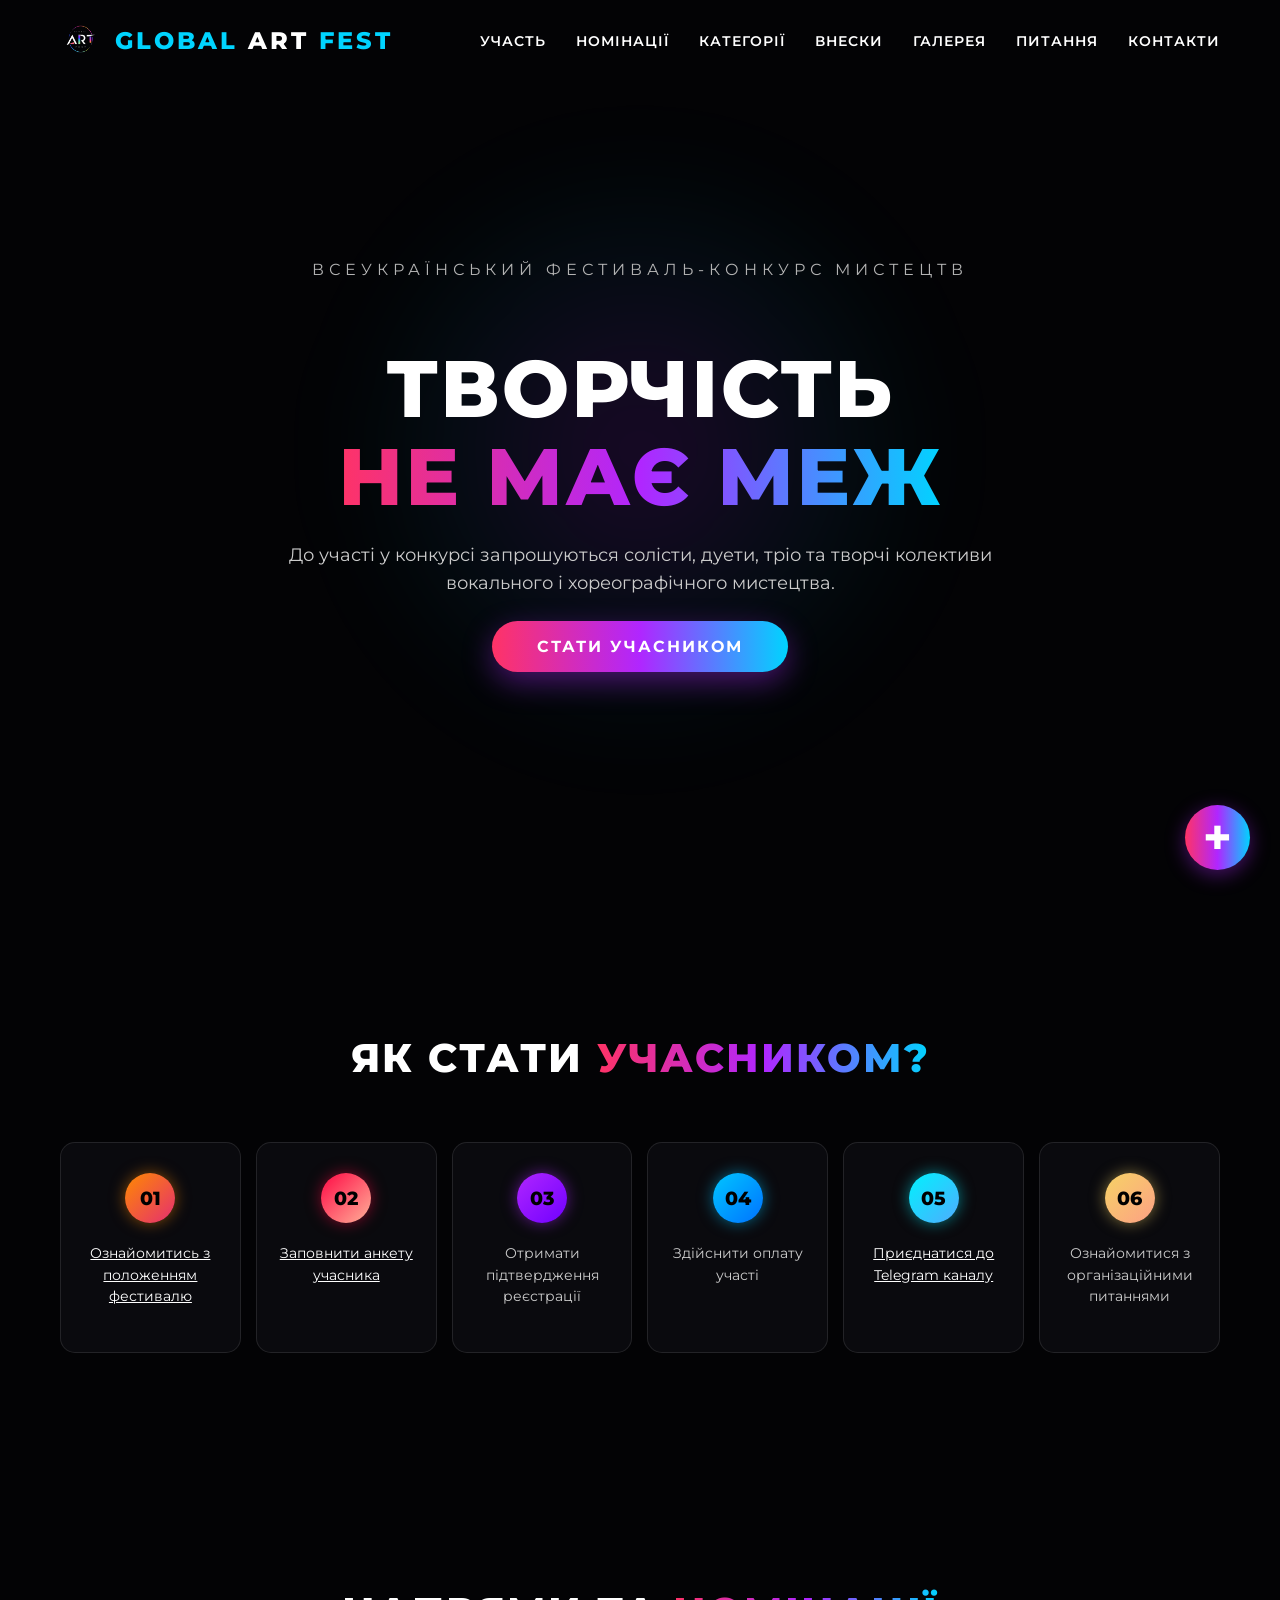
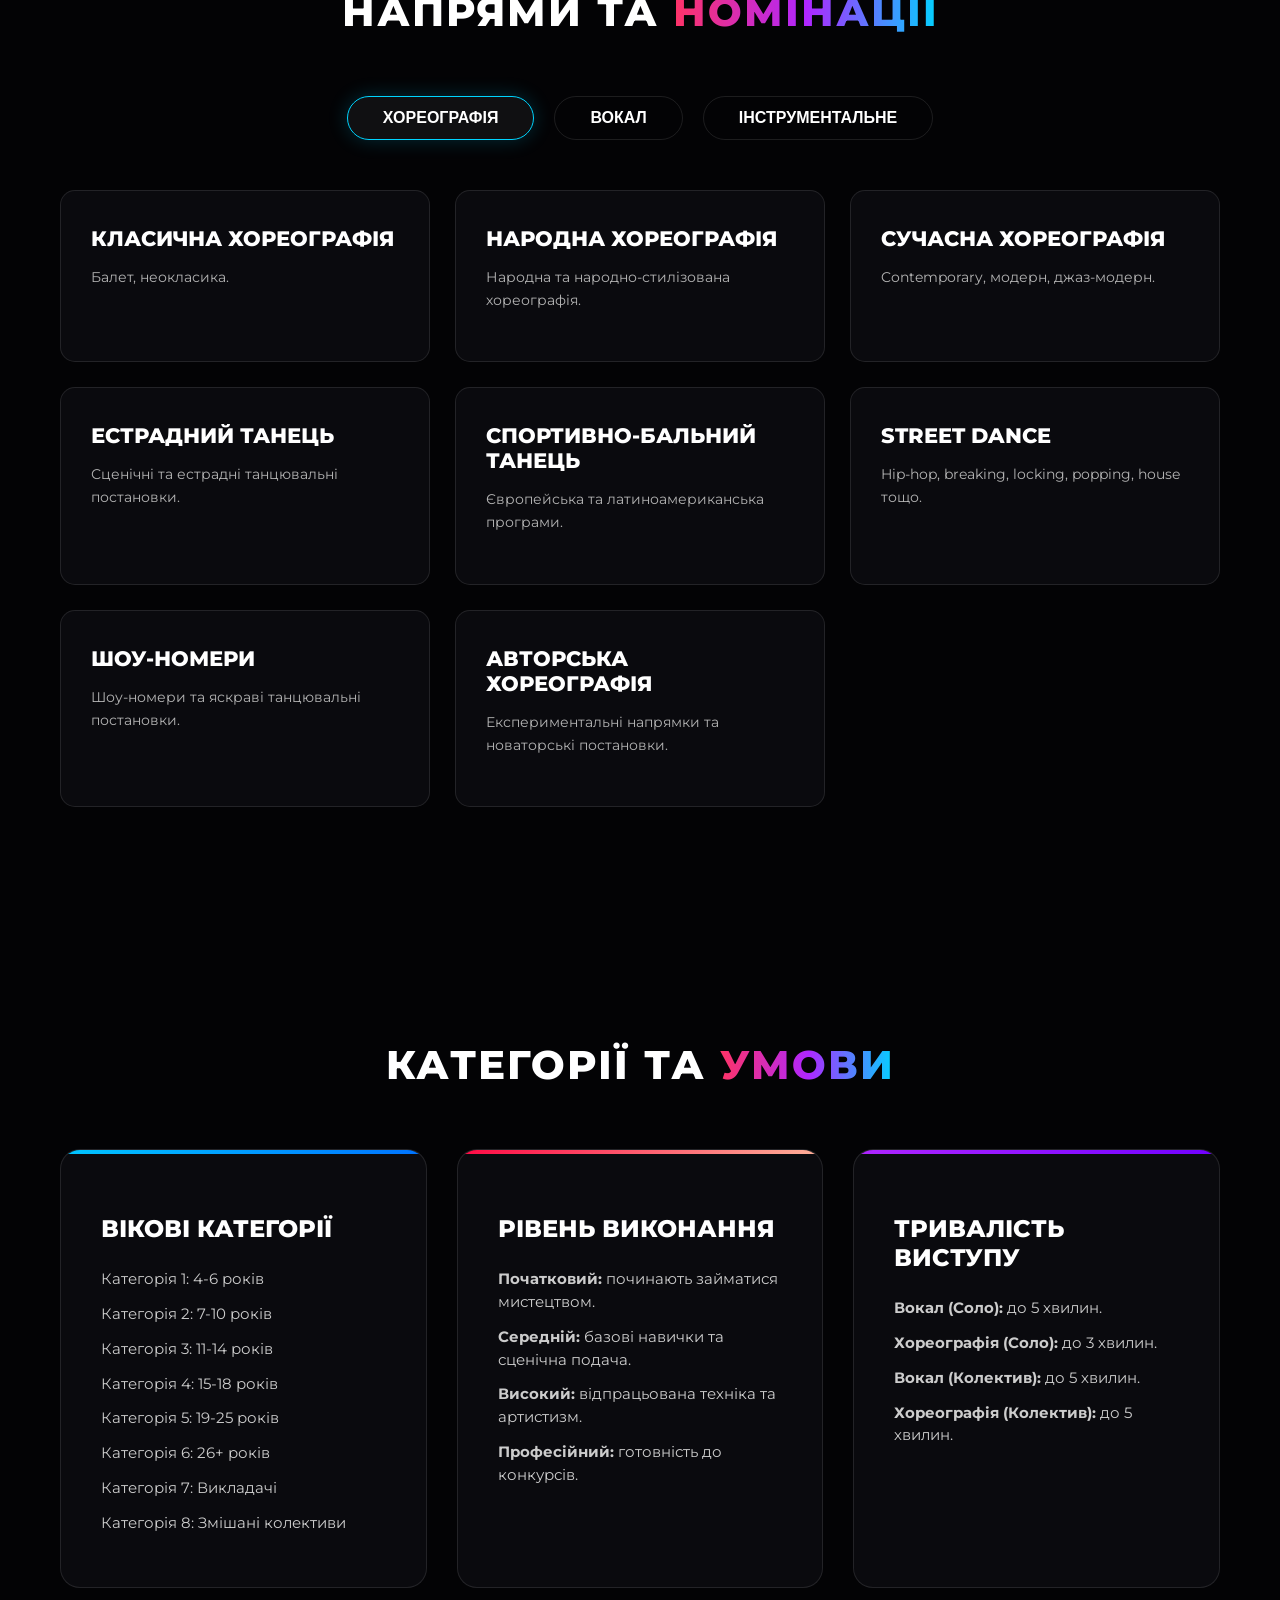
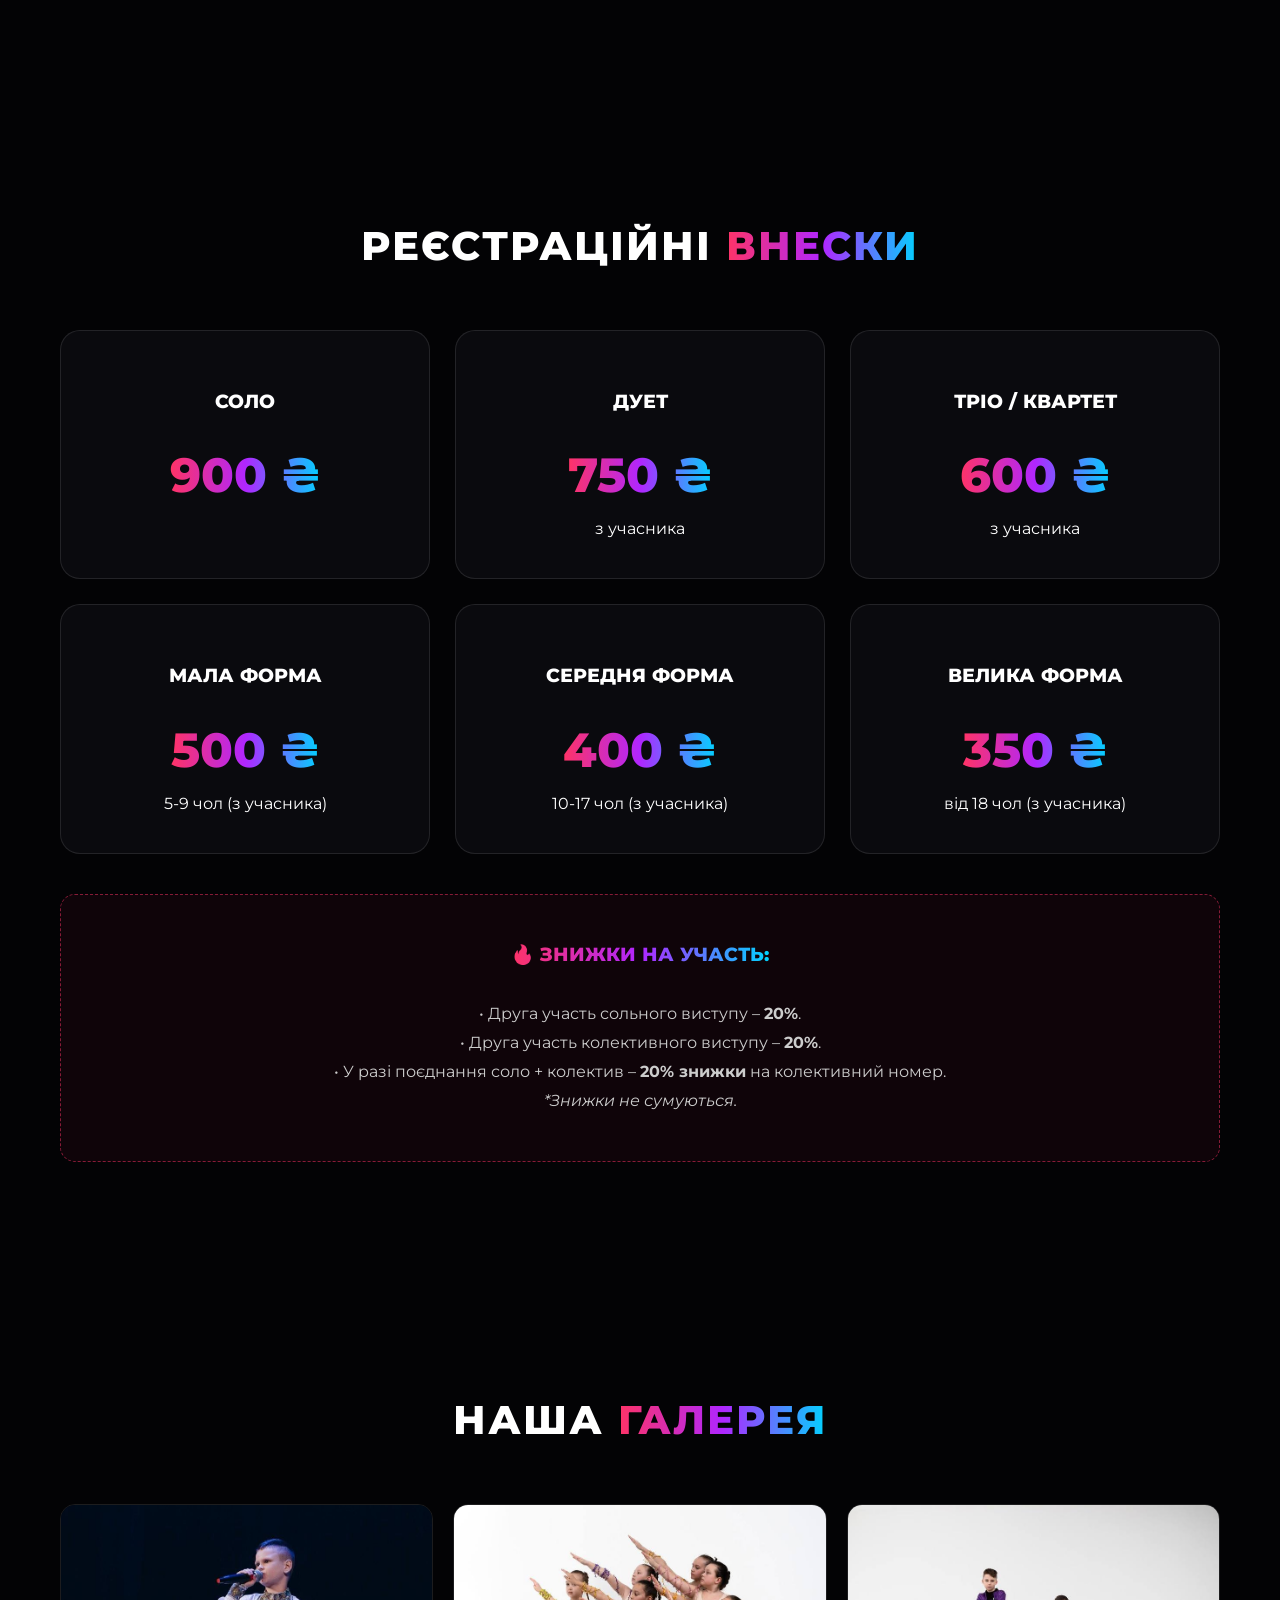
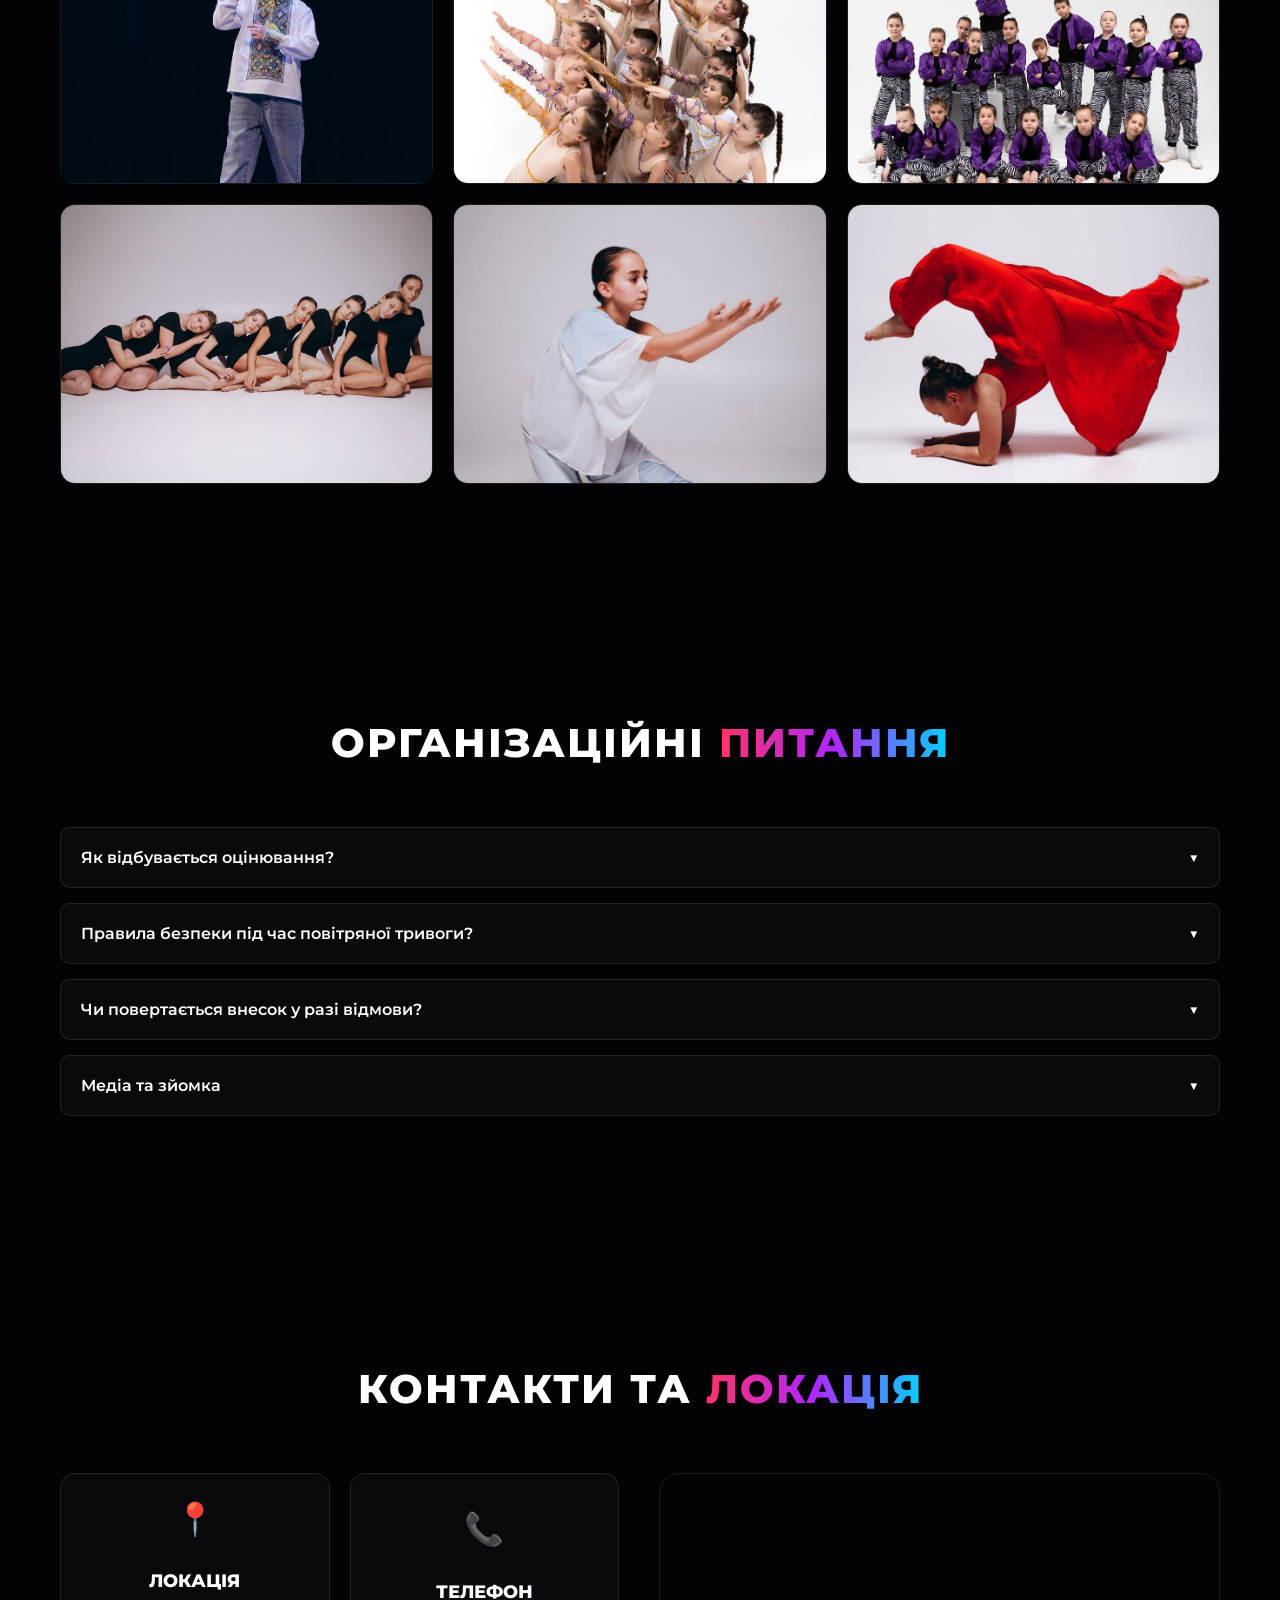
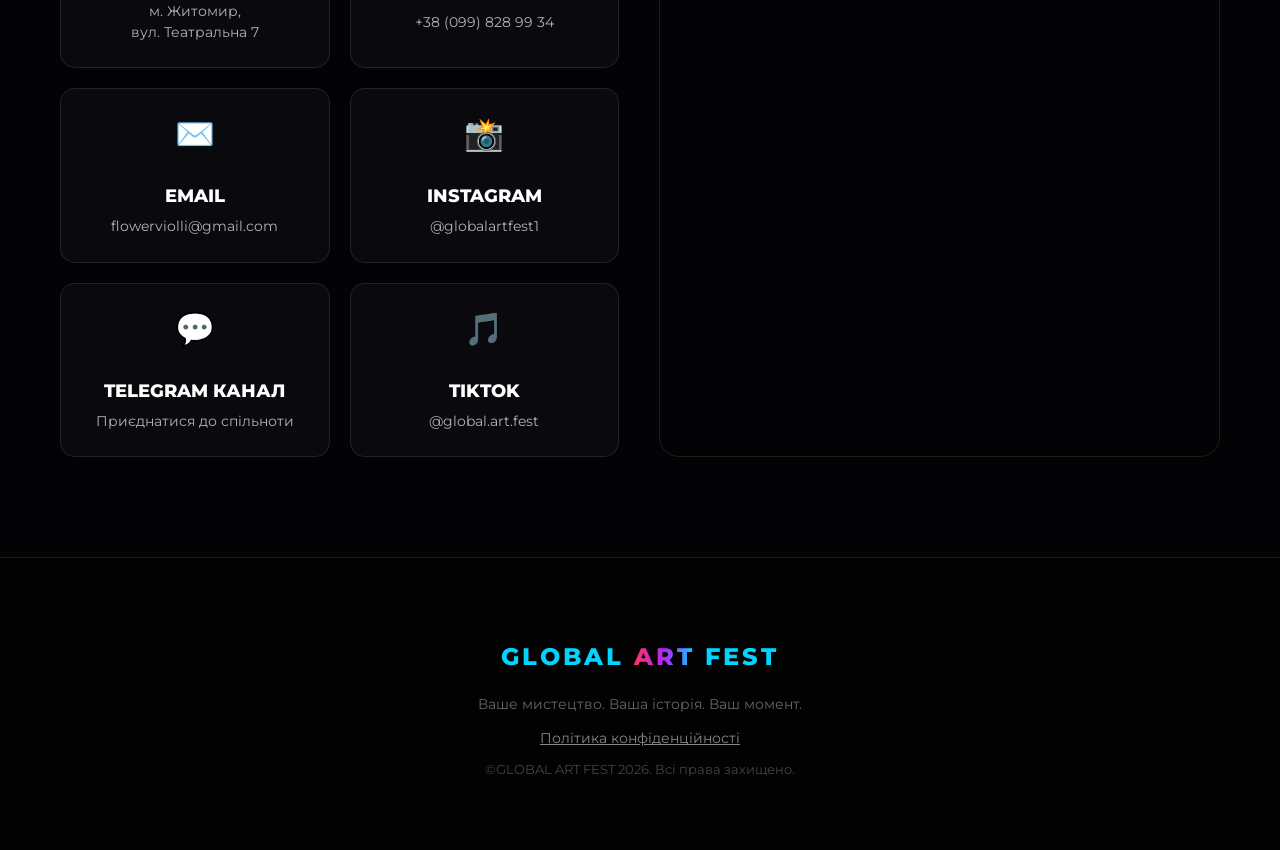
<file: index.html>
<!DOCTYPE html>
<html lang="uk">
<head>
    <meta charset="UTF-8">
    <meta name="viewport" content="width=device-width, initial-scale=1.0">
    <title>GLOBAL ART FEST | Всеукраїнський фестиваль мистецтв</title>
    
    <link rel="icon" type="image/png" href="img/logo.png">
    
    <link href="https://fonts.googleapis.com/css2?family=Montserrat:wght@300;400;600;700;800&display=swap" rel="stylesheet">
    <link rel="stylesheet" href="style.css">
</head>
<body>

    <header id="navbar">
        <div class="nav-container">
            <a href="#" class="logo">
                <img src="img/logo.png" alt="GLOBAL ART FEST" class="logo-img">
                <span class="logo-text">GLOBAL <span style="color: #fff;">ART</span> FEST</span>
            </a>
            
            <div class="hamburger" id="hamburger">
                <span></span>
                <span></span>
                <span></span>
            </div>

            <ul class="nav-links" id="nav-links">
                <li><a href="#steps">Участь</a></li>
                <li><a href="#nominations">Номінації</a></li>
                <li><a href="#info">Категорії</a></li>
                <li><a href="#prices">Внески</a></li>
                <li><a href="#gallery">Галерея</a></li>
                <li><a href="#faq">Питання</a></li>
                <li><a href="#contacts">Контакти</a></li>
            </ul>
        </div>
    </header>

    <section class="hero">
        <div class="hero-bg-glow"></div>
        <div class="hero-content">
            <p class="subtitle">ВСЕУКРАЇНСЬКИЙ ФЕСТИВАЛЬ-КОНКУРС МИСТЕЦТВ</p>
            <h1>ТВОРЧІСТЬ <br><span class="gradient-text">НЕ МАЄ МЕЖ</span></h1>
            <p class="desc">До участі у конкурсі запрошуються солісти, дуети, тріо та творчі колективи вокального і хореографічного мистецтва.</p>
            <a href="https://forms.gle/9SaH29wbLx4E182S9" target="_blank" rel="noopener noreferrer" class="btn">Стати учасником</a>
        </div>
    </section>

    <section class="section" id="steps">
        <h2 class="section-title hidden-anim">ЯК СТАТИ <span class="gradient-text">УЧАСНИКОМ?</span></h2>
        <div class="steps-grid">
            <a href="polozhennya.pdf" target="_blank" rel="noopener noreferrer" class="step-item glow-orange hidden-anim delay-1" style="text-decoration: none; cursor: pointer;">
                <div class="step-num gradient-orange">01</div>
                <p style="text-decoration: underline; color: #fff;">Ознайомитись з положенням фестивалю</p>
            </a>
            <a href="https://forms.gle/9SaH29wbLx4E182S9" target="_blank" rel="noopener noreferrer" class="step-item glow-pink hidden-anim delay-2" style="text-decoration: none; cursor: pointer;">
                <div class="step-num gradient-pink">02</div>
                <p style="text-decoration: underline; color: #fff;">Заповнити анкету учасника</p>
            </a>
            <div class="step-item glow-purple hidden-anim delay-3">
                <div class="step-num gradient-purple">03</div>
                <p>Отримати підтвердження реєстрації</p>
            </div>
            <div class="step-item glow-blue hidden-anim delay-4">
                <div class="step-num gradient-blue">04</div>
                <p>Здійснити оплату участі</p>
            </div>
            <a href="https://t.me/+inKXOKIUGAs4MWFi" target="_blank" rel="noopener noreferrer" class="step-item glow-green hidden-anim delay-5" style="text-decoration: none; cursor: pointer;">
                <div class="step-num gradient-green">05</div>
                <p style="text-decoration: underline; color: #fff;">Приєднатися до Telegram каналу</p>
            </a>
            <div class="step-item glow-yellow hidden-anim delay-6">
                <div class="step-num gradient-yellow">06</div>
                <p>Ознайомитися з організаційними питаннями</p>
            </div>
        </div>
    </section>

    <section class="section" id="nominations">
        <h2 class="section-title hidden-anim">Напрями та <span class="gradient-text">Номінації</span></h2>
        
        <div class="tabs hidden-anim">
            <button class="tab-btn active" onclick="openTab('choreo')">Хореографія</button>
            <button class="tab-btn" onclick="openTab('vocal')">Вокал</button>
            <button class="tab-btn" onclick="openTab('instrumental')">Інструментальне</button>
        </div>

        <div id="choreo" class="tab-content active">
            <div class="nomination-card border-glow hidden-anim delay-1">
                <h3>Класична хореографія</h3>
                <p>Балет, неокласика.</p>
            </div>
            <div class="nomination-card border-glow hidden-anim delay-2">
                <h3>Народна хореографія</h3>
                <p>Народна та народно-стилізована хореографія.</p>
            </div>
            <div class="nomination-card border-glow hidden-anim delay-3">
                <h3>Сучасна хореографія</h3>
                <p>Contemporary, модерн, джаз-модерн.</p>
            </div>
            <div class="nomination-card border-glow hidden-anim delay-4">
                <h3>Естрадний танець</h3>
                <p>Сценічні та естрадні танцювальні постановки.</p>
            </div>
            <div class="nomination-card border-glow hidden-anim delay-5">
                <h3>Спортивно-бальний танець</h3>
                <p>Європейська та латиноамериканська програми.</p>
            </div>
            <div class="nomination-card border-glow hidden-anim delay-6">
                <h3>Street dance</h3>
                <p>Hip-hop, breaking, locking, popping, house тощо.</p>
            </div>
            <div class="nomination-card border-glow hidden-anim delay-7">
                <h3>Шоу-номери</h3>
                <p>Шоу-номери та яскраві танцювальні постановки.</p>
            </div>
            <div class="nomination-card border-glow hidden-anim delay-8">
                <h3>Авторська хореографія</h3>
                <p>Експериментальні напрямки та новаторські постановки.</p>
            </div>
        </div>

        <div id="vocal" class="tab-content">
            <div class="nomination-card border-glow hidden-anim delay-1">
                <h3>Академічний вокал</h3>
                <p>Класичне академічне виконання.</p>
            </div>
            <div class="nomination-card border-glow hidden-anim delay-2">
                <h3>Естрадний вокал</h3>
                <p>Сучасне популярне виконання.</p>
            </div>
            <div class="nomination-card border-glow hidden-anim delay-3">
                <h3>Народний вокал</h3>
                <p>У тому числі автентичний та стилізований спів.</p>
            </div>
            <div class="nomination-card border-glow hidden-anim delay-4">
                <h3>Джазовий вокал</h3>
                <p>Виконання у стилі джаз та блюз.</p>
            </div>
            <div class="nomination-card border-glow hidden-anim delay-5">
                <h3>Рок / Поп-рок вокал</h3>
                <p>Експресивне виконання рок-композицій.</p>
            </div>
            <div class="nomination-card border-glow hidden-anim delay-6">
                <h3>Сучасний комерційний</h3>
                <p>Сучасний комерційний вокал (Commercial vocal).</p>
            </div>
            <div class="nomination-card border-glow hidden-anim delay-7">
                <h3>Авторська пісня</h3>
                <p>Виконання власних авторських творів.</p>
            </div>
            <div class="nomination-card border-glow hidden-anim delay-8">
                <h3>Реп та Spoken word</h3>
                <p>За наявності вокальної складової.</p>
            </div>
        </div>

        <div id="instrumental" class="tab-content">
            <div class="nomination-card border-glow hidden-anim delay-1">
                <h3>Класичне виконання</h3>
                <p>Академічна інструментальна музика.</p>
            </div>
            <div class="nomination-card border-glow hidden-anim delay-2">
                <h3>Естрадне мистецтво</h3>
                <p>Естрадне інструментальне виконання.</p>
            </div>
            <div class="nomination-card border-glow hidden-anim delay-3">
                <h3>Джазове виконання</h3>
                <p>Джазові композиції та імпровізації.</p>
            </div>
            <div class="nomination-card border-glow hidden-anim delay-4">
                <h3>Народний жанр</h3>
                <p>Народно-інструментальний жанр.</p>
            </div>
            <div class="nomination-card border-glow hidden-anim delay-5">
                <h3>Сучасна музика</h3>
                <p>Pop, rock, cover, fusion виконання.</p>
            </div>
            <div class="nomination-card border-glow hidden-anim delay-6">
                <h3>Авторські твори</h3>
                <p>Виконання власних інструментальних творів.</p>
            </div>
        </div>
    </section>

    <section class="section" id="info">
        <h2 class="section-title hidden-anim">Категорії та <span class="gradient-text">Умови</span></h2>
        <div class="info-grid">
            <div class="info-card glow-blue hidden-anim delay-1">
                <h3>Вікові категорії</h3>
                <ul class="info-list">
                    <li>Категорія 1: 4-6 років</li>
                    <li>Категорія 2: 7-10 років</li>
                    <li>Категорія 3: 11-14 років</li>
                    <li>Категорія 4: 15-18 років</li>
                    <li>Категорія 5: 19-25 років</li>
                    <li>Категорія 6: 26+ років</li>
                    <li>Категорія 7: Викладачі</li>
                    <li>Категорія 8: Змішані колективи</li>
                </ul>
            </div>
            <div class="info-card glow-pink hidden-anim delay-2">
                <h3>Рівень виконання</h3>
                <ul class="info-list">
                    <li><strong>Початковий:</strong> починають займатися мистецтвом.</li>
                    <li><strong>Середній:</strong> базові навички та сценічна подача.</li>
                    <li><strong>Високий:</strong> відпрацьована техніка та артистизм.</li>
                    <li><strong>Професійний:</strong> готовність до конкурсів.</li>
                </ul>
            </div>
            <div class="info-card glow-purple hidden-anim delay-3">
                <h3>Тривалість виступу</h3>
                <ul class="info-list">
                    <li><strong>Вокал (Соло):</strong> до 5 хвилин.</li>
                    <li><strong>Хореографія (Соло):</strong> до 3 хвилин.</li>
                    <li><strong>Вокал (Колектив):</strong> до 5 хвилин.</li>
                    <li><strong>Хореографія (Колектив):</strong> до 5 хвилин.</li>
                </ul>
            </div>
        </div>
    </section>

    <section class="section" id="prices">
        <h2 class="section-title hidden-anim">Реєстраційні <span class="gradient-text">Внески</span></h2>
        <div class="prices-grid">
            <div class="price-card glow-box hidden-anim delay-1">
                <h3>Соло</h3>
                <div class="price-amount gradient-text">900 ₴</div>
            </div>
            <div class="price-card glow-box hidden-anim delay-2">
                <h3>Дует</h3>
                <div class="price-amount gradient-text">750 ₴</div>
                <div class="price-desc">з учасника</div>
            </div>
            <div class="price-card glow-box hidden-anim delay-3">
                <h3>Тріо / Квартет</h3>
                <div class="price-amount gradient-text">600 ₴</div>
                <div class="price-desc">з учасника</div>
            </div>
            <div class="price-card glow-box hidden-anim delay-4">
                <h3>Мала форма</h3>
                <div class="price-amount gradient-text">500 ₴</div>
                <div class="price-desc">5-9 чол (з учасника)</div>
            </div>
            <div class="price-card glow-box hidden-anim delay-5">
                <h3>Середня форма</h3>
                <div class="price-amount gradient-text">400 ₴</div>
                <div class="price-desc">10-17 чол (з учасника)</div>
            </div>
            <div class="price-card glow-box hidden-anim delay-6">
                <h3>Велика форма</h3>
                <div class="price-amount gradient-text">350 ₴</div>
                <div class="price-desc">від 18 чол (з учасника)</div>
            </div>
        </div>
        
        <div class="discount-box hidden-anim">
            <h3 class="gradient-text">🔥 Знижки на участь:</h3>
            <p>• Друга участь сольного виступу – <strong>20%</strong>.<br>
               • Друга участь колективного виступу – <strong>20%</strong>.<br>
               • У разі поєднання соло + колектив – <strong>20% знижки</strong> на колективний номер.<br>
               <em>*Знижки не сумуються.</em></p>
        </div>
    </section>

    <section class="section" id="gallery">
        <h2 class="section-title hidden-anim">Наша <span class="gradient-text">Галерея</span></h2>
        <div class="gallery-grid">
            <div class="gallery-item hidden-anim delay-1">
                <img src="img/photo1.jpg" alt="Фото з виступу 1">
            </div>
            <div class="gallery-item hidden-anim delay-2">
                <img src="img/photo2.jpg" alt="Фото з виступу 2">
            </div>
            <div class="gallery-item hidden-anim delay-3">
                <img src="img/photo3.jpg" alt="Фото з виступу 3">
            </div>
            <div class="gallery-item hidden-anim delay-4">
                <img src="img/photo4.jpg" alt="Фото з виступу 4">
            </div>
            <div class="gallery-item hidden-anim delay-5">
                <img src="img/photo5.jpg" alt="Фото з виступу 5">
            </div>
            <div class="gallery-item hidden-anim delay-6">
                <img src="img/photo6.jpg" alt="Фото з виступу 6">
            </div>
        </div>
    </section>

    <section class="section" id="faq">
        <h2 class="section-title hidden-anim">Організаційні <span class="gradient-text">Питання</span></h2>
        
        <div class="faq-item hidden-anim delay-1">
            <div class="faq-question">Як відбувається оцінювання? <span>▼</span></div>
            <div class="faq-answer">
                <p>Кожен член журі оцінює виступи окремо за 30-бальною системою. Після виступів підраховується середнє арифметичне. Вища нагорода — Гран-прі.</p>
            </div>
        </div>
        <div class="faq-item hidden-anim delay-2">
            <div class="faq-question">Правила безпеки під час повітряної тривоги? <span>▼</span></div>
            <div class="faq-answer">
                <p>Під час повітряної тривоги всі учасники та гості фестивалю повинні негайно пройти до найближчого укриття.</p>
            </div>
        </div>
        <div class="faq-item hidden-anim delay-3">
            <div class="faq-question">Чи повертається внесок у разі відмови? <span>▼</span></div>
            <div class="faq-answer">
                <p>Відмова від участі менш ніж за 7 днів до початку фестивалю не передбачає повернення організаційного внеску.</p>
            </div>
        </div>
        <div class="faq-item hidden-anim delay-4">
            <div class="faq-question">Медіа та зйомка <span>▼</span></div>
            <div class="faq-answer">
                <p>Учасники погоджуються на фото- та відеозйомку, а також на публікацію матеріалів у соціальних мережах та інших медіа.</p>
            </div>
        </div>
    </section>

    <section class="section" id="contacts">
        <h2 class="section-title hidden-anim">Контакти та <span class="gradient-text">Локація</span></h2>
        
        <div class="contacts-wrapper">
            <div class="contacts-grid">
                <a href="https://www.google.com/maps/search/?api=1&query=Житомир,+вул.+Театральна+7" target="_blank" rel="noopener noreferrer" class="contact-card glow-blue hidden-anim delay-1">
                    <div class="contact-icon">📍</div>
                    <h3>Локація</h3>
                    <p>м. Житомир,<br>вул. Театральна 7</p>
                </a>
                
                <a href="tel:+380998289934" class="contact-card glow-pink hidden-anim delay-2">
                    <div class="contact-icon">📞</div>
                    <h3>Телефон</h3>
                    <p>+38 (099) 828 99 34</p>
                </a>
                
                <a href="mailto:flowerviolli@gmail.com" class="contact-card glow-purple hidden-anim delay-3">
                    <div class="contact-icon">✉️</div>
                    <h3>Email</h3>
                    <p>flowerviolli@gmail.com</p>
                </a>

                <a href="https://instagram.com/globalartfest1" target="_blank" rel="noopener noreferrer" class="contact-card glow-orange hidden-anim delay-4">
                    <div class="contact-icon">📸</div>
                    <h3>Instagram</h3>
                    <p>@globalartfest1</p>
                </a>
                
                <a href="https://t.me/+inKXOKIUGAs4MWFi" target="_blank" rel="noopener noreferrer" class="contact-card glow-green hidden-anim delay-5">
                    <div class="contact-icon">💬</div>
                    <h3>Telegram Канал</h3>
                    <p>Приєднатися до спільноти</p>
                </a>

                <a href="https://www.tiktok.com/@global.art.fest?_r=1&_t=ZS-95MOgvZJ08j" target="_blank" rel="noopener noreferrer" class="contact-card glow-blue hidden-anim delay-6">
                    <div class="contact-icon">🎵</div>
                    <h3>TikTok</h3>
                    <p>@global.art.fest</p>
                </a>
            </div>

            <div class="map-container hidden-anim delay-6">
                <iframe 
                    src="https://maps.google.com/maps?q=Житомир,%20вул.%20Театральна%207&t=&z=15&ie=UTF8&iwloc=&output=embed" 
                    style="border:0;" 
                    allowfullscreen="" 
                    loading="lazy" 
                    referrerpolicy="no-referrer-when-downgrade">
                </iframe>
            </div>
        </div>
    </section>

    <div class="floating-btn-container" id="floating-btn-container">
        <div class="floating-menu">
            <a href="https://www.tiktok.com/@global.art.fest?_r=1&_t=ZS-95MOgvZJ08j" target="_blank" rel="noopener noreferrer" class="float-item glow-blue" title="TikTok">
                🎵
            </a>
            <a href="https://t.me/+inKXOKIUGAs4MWFi" target="_blank" rel="noopener noreferrer" class="float-item glow-green" title="Telegram Канал">
                💬
            </a>
            <a href="https://instagram.com/globalartfest1" target="_blank" rel="noopener noreferrer" class="float-item glow-orange" title="Instagram">
                📸
            </a>
            <a href="tel:+380998289934" class="float-item glow-pink" title="Зателефонувати">
                📞
            </a>
        </div>
        <button class="main-float-btn" id="main-float-btn">
            <span class="btn-icon">✚</span>
        </button>
    </div>

    <footer>
        <p class="logo-text" style="font-size: 1.5rem;">GLOBAL <span class="gradient-text">ART</span> FEST</p>
        <p style="color: #666; font-size: 0.9rem; margin-top: 10px;">Ваше мистецтво. Ваша історія. Ваш момент.</p>
        
        <div style="margin-top: 15px;">
            <a href="privacy.html" target="_blank" style="color: #888; text-decoration: underline; font-size: 0.85rem; transition: color 0.3s;" onmouseover="this.style.color='#00d4ff'" onmouseout="this.style.color='#888'">Політика конфіденційності</a>
        </div>

        <p style="color: #444; font-size: 0.8rem; margin-top: 15px;">©GLOBAL ART FEST 2026. Всі права захищено.</p>
    </footer>

    <script>
        // Ефект меню при скролі
        window.addEventListener('scroll', function() {
            const navbar = document.getElementById('navbar');
            if (window.scrollY > 50) navbar.classList.add('scrolled');
            else navbar.classList.remove('scrolled');
        });

        // Таби
        function openTab(tabName) {
            document.querySelectorAll('.tab-content').forEach(tab => tab.classList.remove('active'));
            document.querySelectorAll('.tab-btn').forEach(btn => btn.classList.remove('active'));
            document.getElementById(tabName).classList.add('active');
            event.target.classList.add('active');
        }

        // FAQ
        document.querySelectorAll('.faq-item').forEach(item => {
            item.querySelector('.faq-question').addEventListener('click', () => {
                const isActive = item.classList.contains('active');
                document.querySelectorAll('.faq-item').forEach(i => {
                    i.classList.remove('active');
                    i.querySelector('.faq-answer').style.maxHeight = null;
                });
                if (!isActive) {
                    item.classList.add('active');
                    const answer = item.querySelector('.faq-answer');
                    answer.style.maxHeight = answer.scrollHeight + "px";
                }
            });
        });

        // Анімації при скролі
        const observerOptions = {
            root: null,
            rootMargin: '0px',
            threshold: 0.15 
        };

        const observer = new IntersectionObserver((entries, observer) => {
            entries.forEach(entry => {
                if (entry.isIntersecting) {
                    entry.target.classList.add('show-anim');
                    observer.unobserve(entry.target); 
                }
            });
        }, observerOptions);

        document.querySelectorAll('.hidden-anim').forEach((el) => {
            observer.observe(el);
        });

        // --- Мобільне меню (Гамбургер) ---
        const hamburger = document.getElementById('hamburger');
        const navLinks = document.getElementById('nav-links');

        hamburger.addEventListener('click', () => {
            hamburger.classList.toggle('active');
            navLinks.classList.toggle('active');
        });

        document.querySelectorAll('.nav-links a').forEach(link => {
            link.addEventListener('click', () => {
                hamburger.classList.remove('active');
                navLinks.classList.remove('active');
            });
        });

        // --- Плаваюча кнопка зв'язку ---
        const floatContainer = document.getElementById('floating-btn-container');
        const mainFloatBtn = document.getElementById('main-float-btn');

        // Відкриття/закриття при кліку
        mainFloatBtn.addEventListener('click', (e) => {
            e.stopPropagation(); 
            floatContainer.classList.toggle('active');
        });

        // Закриття меню при кліку будь-де на сторінці
        document.addEventListener('click', (e) => {
            if (!floatContainer.contains(e.target)) {
                floatContainer.classList.remove('active');
            }
        });
    </script>
</body>
</html>
</file>
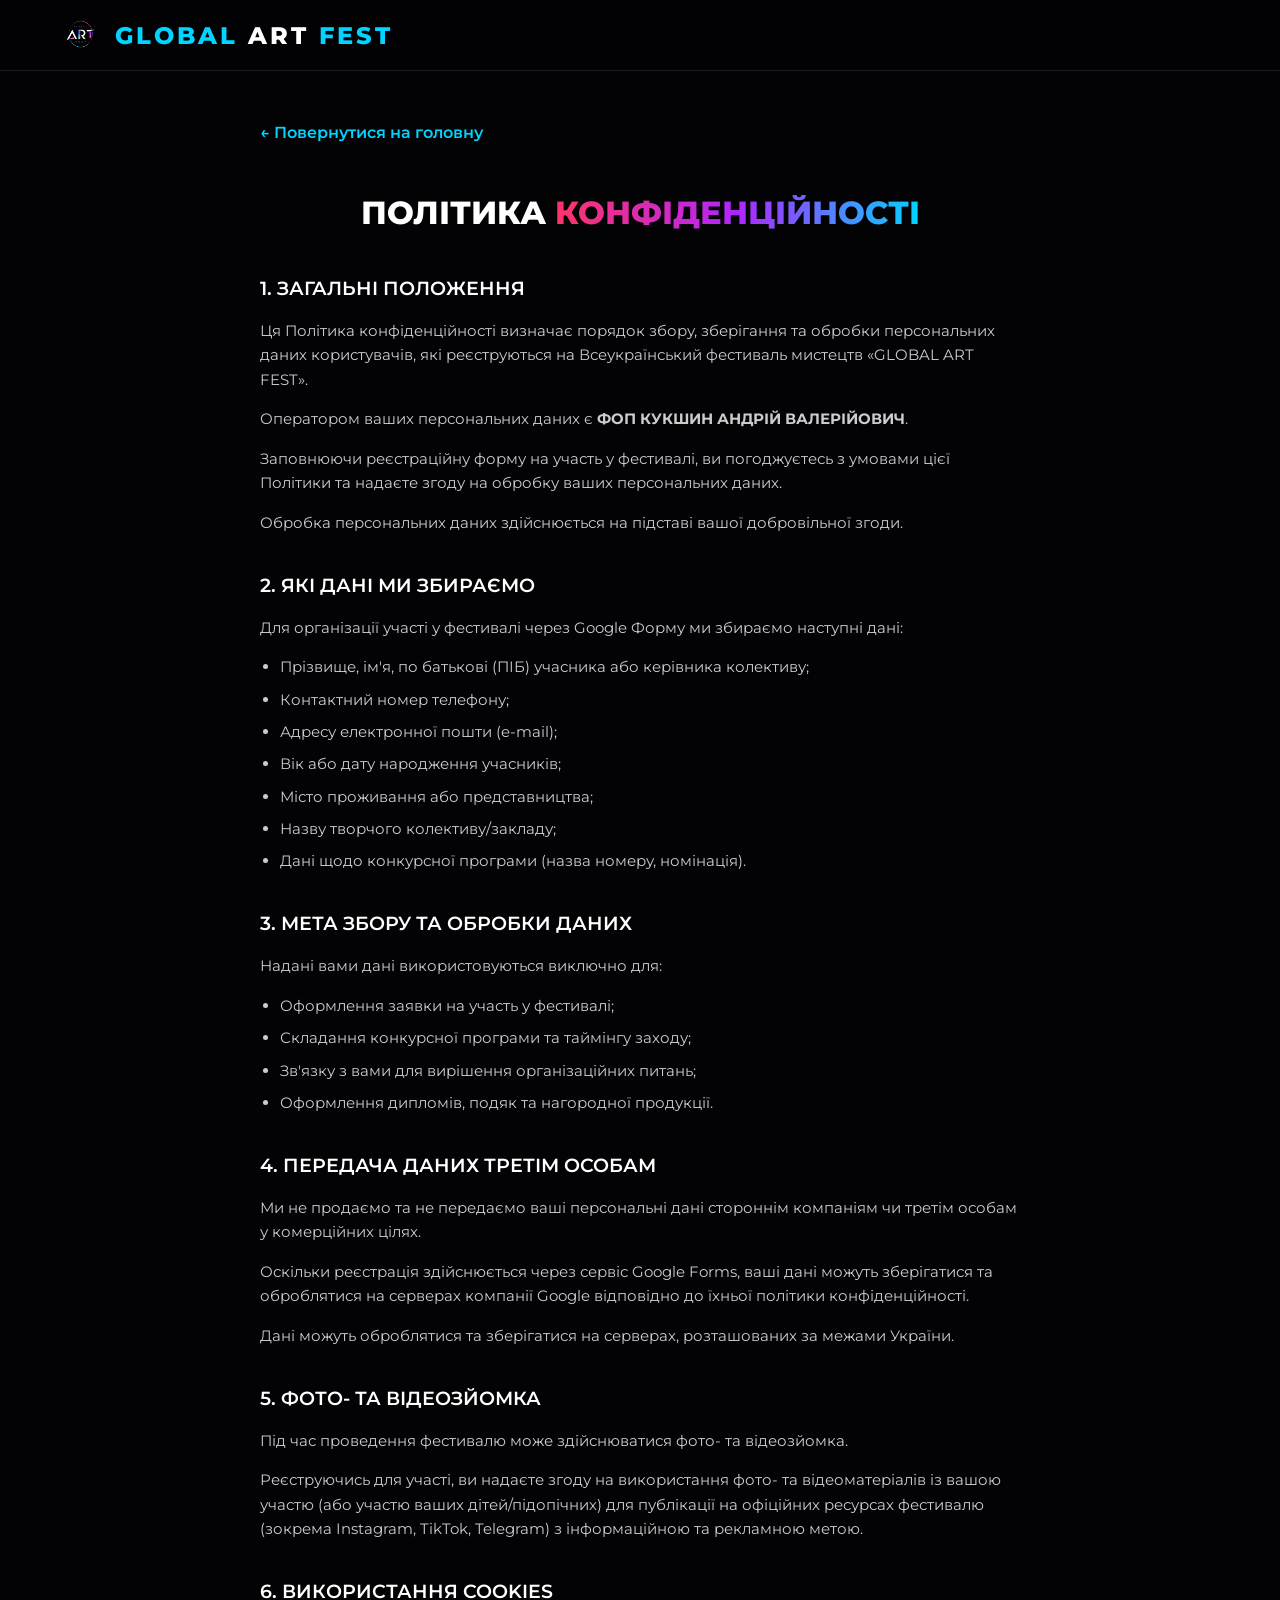
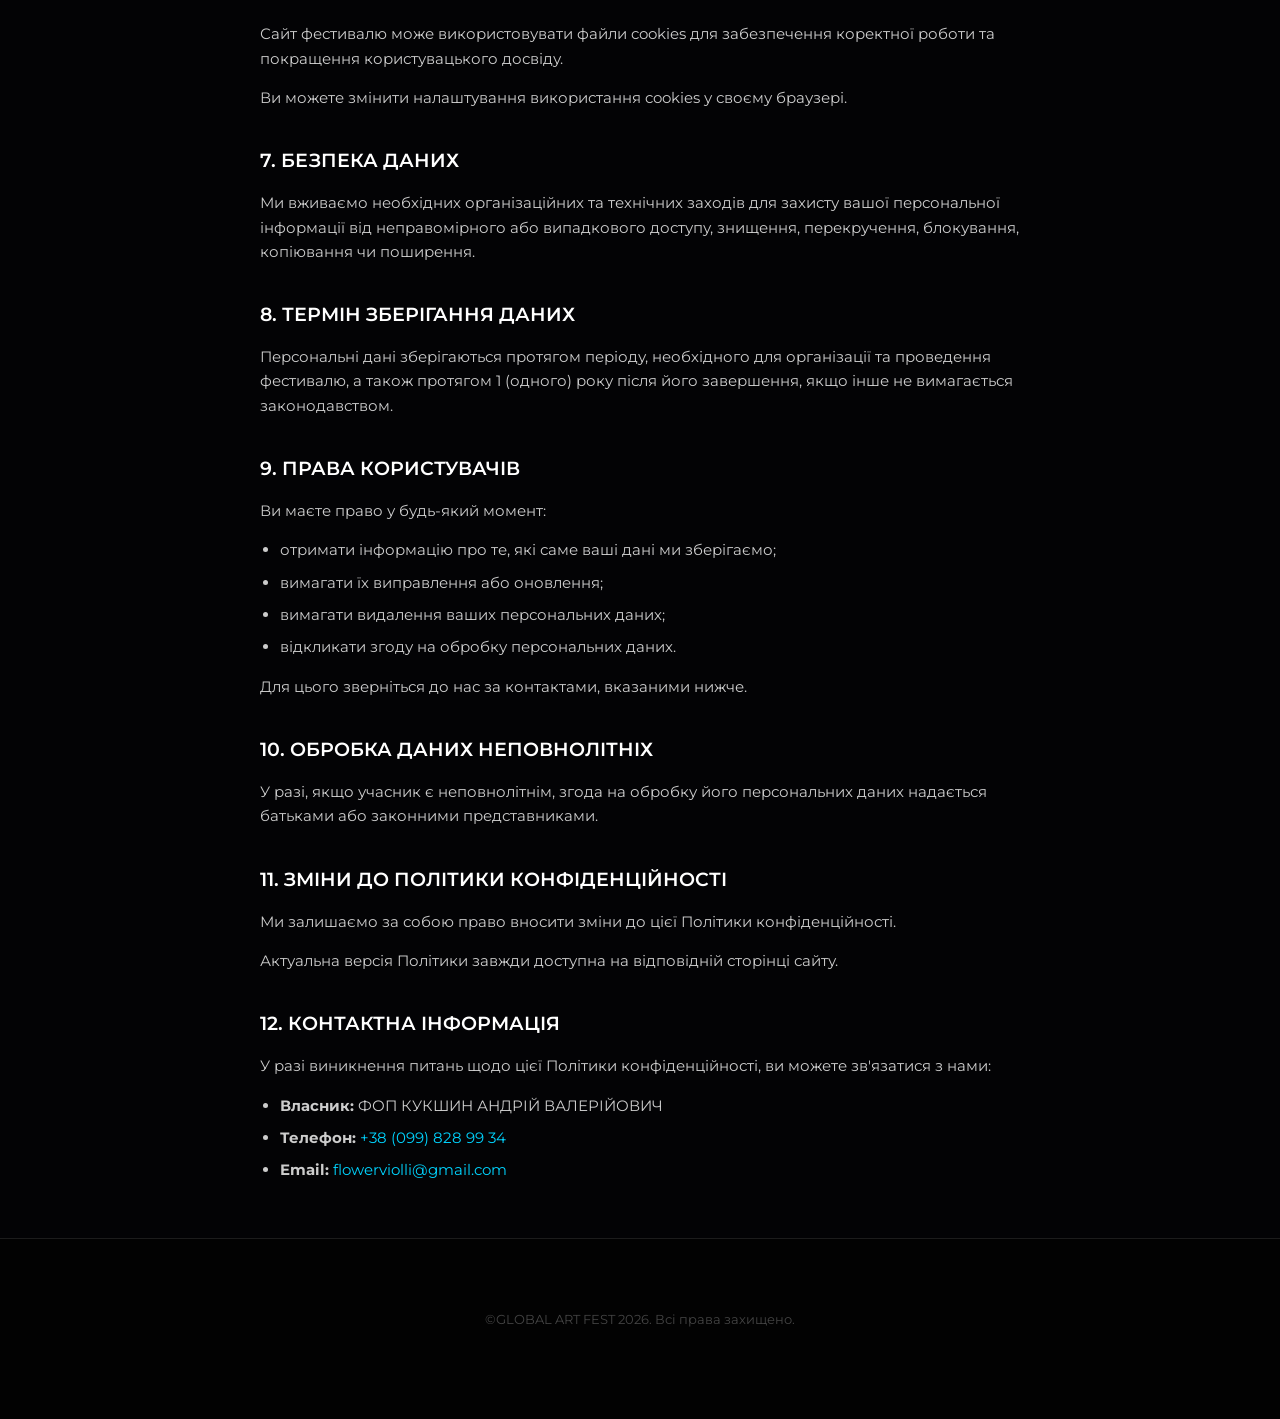
<file: privacy.html>
<!DOCTYPE html>
<html lang="uk">
<head>
    <meta charset="UTF-8">
    <meta name="viewport" content="width=device-width, initial-scale=1.0">
    <title>Політика конфіденційності | GLOBAL ART FEST</title>
    <link href="https://fonts.googleapis.com/css2?family=Montserrat:wght@300;400;600;700&display=swap" rel="stylesheet">
    <link rel="stylesheet" href="style.css">
    <style>
        body { padding-top: 80px; }
        .privacy-container { max-width: 800px; margin: 0 auto; padding: 40px 20px; color: #ccc; line-height: 1.6; }
        .privacy-container h1 { font-size: 2rem; margin-bottom: 30px; text-align: center; color: #fff; }
        .privacy-container h2 { color: #fff; font-size: 1.2rem; margin-top: 35px; margin-bottom: 15px; font-weight: 600; }
        .privacy-container p, .privacy-container ul { margin-bottom: 15px; font-size: 0.95rem; }
        .privacy-container ul { padding-left: 20px; }
        .privacy-container li { margin-bottom: 8px; }
        .back-btn { display: inline-block; margin-bottom: 20px; color: #00d4ff; text-decoration: none; font-weight: 600; }
        .back-btn:hover { text-decoration: underline; }

        /* Фікс для дуже довгого слова на мобільних пристроях */
        @media (max-width: 480px) {
            .privacy-container h1 { 
                font-size: 1.5rem; 
                word-wrap: break-word; 
                overflow-wrap: break-word; 
                hyphens: auto;
            }
        }
    </style>
</head>
<body>

    <header id="navbar" class="scrolled">
        <div class="nav-container">
            <a href="index.html" class="logo">
                <img src="img/logo.png" alt="GLOBAL ART FEST" class="logo-img" onerror="this.style.display='none'">
                <span class="logo-text">GLOBAL <span style="color: #fff;">ART</span> FEST</span>
            </a>
        </div>
    </header>

    <div class="privacy-container">
        <a href="index.html" class="back-btn">← Повернутися на головну</a>
        
        <h1>Політика <span class="gradient-text">конфіденційності</span></h1>

        <h2>1. Загальні положення</h2>
        <p>Ця Політика конфіденційності визначає порядок збору, зберігання та обробки персональних даних користувачів, які реєструються на Всеукраїнський фестиваль мистецтв «GLOBAL ART FEST».</p>
        <p>Оператором ваших персональних даних є <strong>ФОП КУКШИН АНДРІЙ ВАЛЕРІЙОВИЧ</strong>.</p>
        <p>Заповнюючи реєстраційну форму на участь у фестивалі, ви погоджуєтесь з умовами цієї Політики та надаєте згоду на обробку ваших персональних даних.</p>
        <p>Обробка персональних даних здійснюється на підставі вашої добровільної згоди.</p>

        <h2>2. Які дані ми збираємо</h2>
        <p>Для організації участі у фестивалі через Google Форму ми збираємо наступні дані:</p>
        <ul>
            <li>Прізвище, ім'я, по батькові (ПІБ) учасника або керівника колективу;</li>
            <li>Контактний номер телефону;</li>
            <li>Адресу електронної пошти (e-mail);</li>
            <li>Вік або дату народження учасників;</li>
            <li>Місто проживання або представництва;</li>
            <li>Назву творчого колективу/закладу;</li>
            <li>Дані щодо конкурсної програми (назва номеру, номінація).</li>
        </ul>

        <h2>3. Мета збору та обробки даних</h2>
        <p>Надані вами дані використовуються виключно для:</p>
        <ul>
            <li>Оформлення заявки на участь у фестивалі;</li>
            <li>Складання конкурсної програми та таймінгу заходу;</li>
            <li>Зв'язку з вами для вирішення організаційних питань;</li>
            <li>Оформлення дипломів, подяк та нагородної продукції.</li>
        </ul>

        <h2>4. Передача даних третім особам</h2>
        <p>Ми не продаємо та не передаємо ваші персональні дані стороннім компаніям чи третім особам у комерційних цілях.</p>
        <p>Оскільки реєстрація здійснюється через сервіс Google Forms, ваші дані можуть зберігатися та оброблятися на серверах компанії Google відповідно до їхньої політики конфіденційності.</p>
        <p>Дані можуть оброблятися та зберігатися на серверах, розташованих за межами України.</p>

        <h2>5. Фото- та відеозйомка</h2>
        <p>Під час проведення фестивалю може здійснюватися фото- та відеозйомка.</p>
        <p>Реєструючись для участі, ви надаєте згоду на використання фото- та відеоматеріалів із вашою участю (або участю ваших дітей/підопічних) для публікації на офіційних ресурсах фестивалю (зокрема Instagram, TikTok, Telegram) з інформаційною та рекламною метою.</p>

        <h2>6. Використання cookies</h2>
        <p>Сайт фестивалю може використовувати файли cookies для забезпечення коректної роботи та покращення користувацького досвіду.</p>
        <p>Ви можете змінити налаштування використання cookies у своєму браузері.</p>

        <h2>7. Безпека даних</h2>
        <p>Ми вживаємо необхідних організаційних та технічних заходів для захисту вашої персональної інформації від неправомірного або випадкового доступу, знищення, перекручення, блокування, копіювання чи поширення.</p>

        <h2>8. Термін зберігання даних</h2>
        <p>Персональні дані зберігаються протягом періоду, необхідного для організації та проведення фестивалю, а також протягом 1 (одного) року після його завершення, якщо інше не вимагається законодавством.</p>

        <h2>9. Права користувачів</h2>
        <p>Ви маєте право у будь-який момент:</p>
        <ul>
            <li>отримати інформацію про те, які саме ваші дані ми зберігаємо;</li>
            <li>вимагати їх виправлення або оновлення;</li>
            <li>вимагати видалення ваших персональних даних;</li>
            <li>відкликати згоду на обробку персональних даних.</li>
        </ul>
        <p>Для цього зверніться до нас за контактами, вказаними нижче.</p>

        <h2>10. Обробка даних неповнолітніх</h2>
        <p>У разі, якщо учасник є неповнолітнім, згода на обробку його персональних даних надається батьками або законними представниками.</p>

        <h2>11. Зміни до Політики конфіденційності</h2>
        <p>Ми залишаємо за собою право вносити зміни до цієї Політики конфіденційності.</p>
        <p>Актуальна версія Політики завжди доступна на відповідній сторінці сайту.</p>

        <h2>12. Контактна інформація</h2>
        <p>У разі виникнення питань щодо цієї Політики конфіденційності, ви можете зв'язатися з нами:</p>
        <ul>
            <li><strong>Власник:</strong> ФОП КУКШИН АНДРІЙ ВАЛЕРІЙОВИЧ</li>
            <li><strong>Телефон:</strong> <a href="tel:+380998289934" style="color: #00d4ff; text-decoration: none;">+38 (099) 828 99 34</a></li>
            <li><strong>Email:</strong> <a href="mailto:flowerviolli@gmail.com" style="color: #00d4ff; text-decoration: none;">flowerviolli@gmail.com</a></li>
        </ul>
    </div>

    <footer>
        <p style="text-align: center; color: #444; font-size: 0.8rem; padding-bottom: 20px;">©GLOBAL ART FEST 2026. Всі права захищено.</p>
    </footer>

</body>
</html>
</file>
<file: style.css>
/* Базові налаштування та змінні */
*, *::before, *::after {
    box-sizing: border-box;
}

:root {
    --bg-dark: #030305;
    --bg-card: #0a0a0e;
    --text-light: #ffffff;
    --text-muted: #b3b3b3;
    
    /* Неонові градієнти */
    --grad-main: linear-gradient(90deg, #ff3366, #b026ff, #00d4ff);
    --grad-orange: linear-gradient(135deg, #ff8a00, #e52e71);
    --grad-pink: linear-gradient(135deg, #ff0844, #ffb199);
    --grad-purple: linear-gradient(135deg, #b026ff, #7000ff);
    --grad-blue: linear-gradient(135deg, #00c6ff, #0072ff);
    --grad-green: linear-gradient(135deg, #00f2fe, #4facfe);
    --grad-yellow: linear-gradient(135deg, #f6d365, #fda085);
    
    --border-color: rgba(255, 255, 255, 0.1);
}

body, html {
    margin: 0;
    padding: 0;
    font-family: 'Montserrat', sans-serif;
    background-color: var(--bg-dark);
    color: var(--text-light);
    scroll-behavior: smooth;
    overflow-x: hidden;
    width: 100%;
}

img {
    max-width: 100%;
    height: auto;
}

h1, h2, h3 {
    font-weight: 800;
    text-transform: uppercase;
}

/* Утиліти для градієнтного тексту */
.gradient-text {
    background: var(--grad-main);
    -webkit-background-clip: text;
    -webkit-text-fill-color: transparent;
    display: inline-block;
}

/* Навігація */
header {
    position: fixed;
    top: 0;
    width: 100%;
    padding: 20px 0;
    z-index: 1000;
    transition: all 0.3s ease;
}

header.scrolled {
    background-color: rgba(3, 3, 5, 0.9);
    padding: 15px 0;
    border-bottom: 1px solid var(--border-color);
    backdrop-filter: blur(15px);
}

.nav-container {
    max-width: 1200px;
    margin: 0 auto;
    display: flex;
    justify-content: space-between;
    align-items: center;
    padding: 0 20px;
}

.logo {
    display: flex;
    align-items: center;
    gap: 15px;
    text-decoration: none;
}

.logo-img {
    height: 40px;
    width: auto;
}

.logo-text {
    font-size: 1.5rem;
    color: #00d4ff;
    font-weight: 800;
    letter-spacing: 3px;
}

.nav-links {
    display: flex;
    gap: 30px;
    list-style: none;
    margin: 0;
    padding: 0;
}

.nav-links a {
    color: var(--text-light);
    text-decoration: none;
    font-size: 0.85rem;
    text-transform: uppercase;
    font-weight: 600;
    letter-spacing: 1px;
    transition: color 0.15s ease;
}

.nav-links a:hover {
    color: #00d4ff;
}

/* --- СТИЛІ ГАМБУРГЕР МЕНЮ (Десктоп) --- */
.hamburger {
    display: none;
    flex-direction: column;
    gap: 6px;
    cursor: pointer;
    z-index: 1001; 
}

.hamburger span {
    width: 30px;
    height: 3px;
    background-color: var(--text-light);
    border-radius: 3px;
    transition: all 0.3s ease;
}

/* Головний екран */
.hero {
    height: 100vh;
    display: flex;
    flex-direction: column;
    justify-content: center;
    align-items: center;
    text-align: center;
    padding: 0 20px;
    position: relative;
}

.hero-bg-glow {
    position: absolute;
    width: 600px;
    height: 600px;
    background: radial-gradient(circle, rgba(176, 38, 255, 0.15) 0%, rgba(0, 212, 255, 0.05) 50%, transparent 70%);
    top: 50%;
    left: 50%;
    transform: translate(-50%, -50%);
    z-index: 0;
    filter: blur(50px);
}

.hero-content {
    position: relative;
    z-index: 1;
    max-width: 800px;
}

.subtitle {
    font-size: 1rem;
    letter-spacing: 5px;
    color: var(--text-muted);
    margin-bottom: 20px;
}

.hero h1 {
    font-size: 5rem;
    line-height: 1.1;
    margin-bottom: 20px;
    letter-spacing: 2px;
}

.hero .desc {
    font-size: 1.1rem;
    color: #cccccc;
    margin-bottom: 40px;
    line-height: 1.6;
}

.btn {
    background: var(--grad-main);
    color: #fff;
    padding: 16px 45px;
    font-size: 1rem;
    font-weight: 700;
    text-transform: uppercase;
    letter-spacing: 2px;
    border: none;
    border-radius: 30px;
    cursor: pointer;
    text-decoration: none;
    transition: all 0.15s ease;
    box-shadow: 0 10px 30px rgba(176, 38, 255, 0.4);
}

.btn:hover {
    transform: translateY(-3px);
    box-shadow: 0 15px 40px rgba(0, 212, 255, 0.6);
}

/* Загальні стилі секцій */
.section {
    padding: 100px 20px;
    max-width: 1200px;
    margin: 0 auto;
    position: relative;
}

.section-title {
    font-size: 2.5rem;
    text-align: center;
    margin-bottom: 60px;
    letter-spacing: 2px;
}

/* Кроки участі */
.steps-grid {
    display: grid;
    grid-template-columns: repeat(auto-fit, minmax(150px, 1fr));
    gap: 15px;
}

.step-item {
    background: var(--bg-card);
    border: 1px solid var(--border-color);
    padding: 30px 20px;
    border-radius: 15px;
    text-align: center;
    transition: all 0.15s ease;
}

.step-item:hover {
    transform: translateY(-5px);
    border-color: rgba(255,255,255,0.3);
}

.step-num {
    width: 50px;
    height: 50px;
    line-height: 50px;
    border-radius: 50%;
    margin: 0 auto 20px auto;
    font-weight: 800;
    font-size: 1.2rem;
    color: #000;
}

.gradient-orange { background: var(--grad-orange); box-shadow: 0 0 15px rgba(255, 138, 0, 0.5); }
.gradient-pink { background: var(--grad-pink); box-shadow: 0 0 15px rgba(255, 8, 68, 0.5); }
.gradient-purple { background: var(--grad-purple); box-shadow: 0 0 15px rgba(176, 38, 255, 0.5); }
.gradient-blue { background: var(--grad-blue); box-shadow: 0 0 15px rgba(0, 198, 255, 0.5); }
.gradient-green { background: var(--grad-green); box-shadow: 0 0 15px rgba(0, 242, 254, 0.5); }
.gradient-yellow { background: var(--grad-yellow); box-shadow: 0 0 15px rgba(246, 211, 101, 0.5); }

.step-item p {
    font-size: 0.9rem;
    color: #ccc;
    line-height: 1.5;
}

/* Номінації */
.tabs {
    display: flex;
    justify-content: center;
    flex-wrap: wrap;
    gap: 20px;
    margin-bottom: 50px;
}

.tab-btn {
    background: transparent;
    color: var(--text-light);
    border: 1px solid var(--border-color);
    padding: 12px 35px;
    font-size: 1rem;
    font-weight: 600;
    text-transform: uppercase;
    cursor: pointer;
    border-radius: 30px;
    transition: all 0.15s ease;
}

.tab-btn.active, .tab-btn:hover {
    background: rgba(255, 255, 255, 0.05);
    border-color: #00d4ff;
    box-shadow: 0 0 20px rgba(0, 212, 255, 0.2);
}

.tab-content {
    display: none;
    grid-template-columns: repeat(auto-fit, minmax(320px, 1fr));
    gap: 25px;
}

.tab-content.active {
    display: grid;
}

.nomination-card {
    background: var(--bg-card);
    padding: 35px 30px;
    border-radius: 15px;
    border: 1px solid var(--border-color);
    transition: all 0.15s ease;
}

.nomination-card:hover {
    border-color: #b026ff;
    box-shadow: 0 5px 25px rgba(176, 38, 255, 0.15);
    transform: translateY(-3px);
}

.nomination-card h3 {
    font-size: 1.3rem;
    margin-top: 0;
    color: #fff;
    margin-bottom: 15px;
}

.nomination-card p {
    color: var(--text-muted);
    font-size: 0.9rem;
    line-height: 1.6;
}

/* Інфо-картки (Вік, Рівень, Час) */
.info-grid {
    display: grid;
    grid-template-columns: repeat(auto-fit, minmax(300px, 1fr));
    gap: 30px;
}

.info-card {
    background: var(--bg-card);
    border: 1px solid var(--border-color);
    padding: 40px;
    border-radius: 20px;
    position: relative;
    overflow: hidden;
    transition: all 0.15s ease;
}

.info-card::before {
    content: '';
    position: absolute;
    top: 0; left: 0; right: 0; height: 4px;
}
.glow-blue::before { background: var(--grad-blue); }
.glow-pink::before { background: var(--grad-pink); }
.glow-purple::before { background: var(--grad-purple); }

.info-card:hover {
    transform: translateY(-5px);
    border-color: rgba(255, 255, 255, 0.2);
}

.info-card h3 {
    font-size: 1.5rem;
    margin-bottom: 25px;
}

.info-list {
    list-style: none;
    padding: 0;
    margin: 0;
}

.info-list li {
    margin-bottom: 12px;
    color: #ccc;
    font-size: 0.95rem;
    line-height: 1.5;
}

/* Внески */
.prices-grid {
    display: grid;
    grid-template-columns: repeat(3, 1fr); 
    gap: 25px;
}

.price-card {
    background: var(--bg-card);
    border: 1px solid var(--border-color);
    padding: 40px 20px;
    text-align: center;
    border-radius: 20px;
    transition: all 0.15s ease;
}

.price-card:hover {
    border-color: #ff3366;
    box-shadow: 0 10px 30px rgba(255, 51, 102, 0.15);
    transform: scale(1.02);
}

.price-amount {
    font-size: 3rem;
    font-weight: 800;
    margin: 15px 0;
}

.discount-box {
    margin-top: 40px;
    background: rgba(255, 51, 102, 0.05);
    border: 1px dashed rgba(255, 51, 102, 0.5);
    padding: 30px;
    border-radius: 15px;
    text-align: center;
}

.discount-box p {
    color: #ccc;
    line-height: 1.8;
    margin-top: 15px;
    font-size: 1rem;
}

/* Галерея */
.gallery-grid {
    display: grid;
    grid-template-columns: repeat(3, 1fr); 
    gap: 20px;
    margin-top: 20px;
}

.gallery-item {
    position: relative;
    border-radius: 15px;
    overflow: hidden;
    border: 1px solid var(--border-color);
    aspect-ratio: 4 / 3; 
    transition: all 0.15s ease;
}

.gallery-item img {
    width: 100%;
    height: 100%;
    object-fit: cover;
    transition: transform 0.35s ease;
}

.gallery-item:hover {
    border-color: #00d4ff;
    box-shadow: 0 5px 25px rgba(0, 212, 255, 0.2);
}

.gallery-item:hover img {
    transform: scale(1.08); 
}

/* FAQ */
.faq-item {
    background: var(--bg-card);
    border: 1px solid var(--border-color);
    margin-bottom: 15px;
    border-radius: 10px;
    overflow: hidden;
    transition: all 0.15s ease;
}

.faq-item:hover {
    border-color: #00d4ff;
    box-shadow: 0 0 15px rgba(0, 212, 255, 0.1);
}

.faq-question {
    padding: 20px;
    cursor: pointer;
    font-weight: 600;
    display: flex;
    justify-content: space-between;
    align-items: center;
}

.faq-answer {
    max-height: 0;
    overflow: hidden;
    transition: max-height 0.3s ease;
    padding: 0 20px;
    color: var(--text-muted);
    line-height: 1.6;
}

.faq-item.active .faq-answer {
    padding: 0 20px 20px 20px;
}

/* Контакти та Локація */
.contacts-wrapper {
    display: flex;
    gap: 40px;
    align-items: stretch;
}

.contacts-grid {
    flex: 1;
    display: grid;
    grid-template-columns: repeat(2, 1fr);
    gap: 20px;
}

.contact-card {
    background: var(--bg-card);
    border: 1px solid var(--border-color);
    padding: 25px 20px;
    border-radius: 15px;
    text-align: center;
    text-decoration: none;
    color: var(--text-light);
    transition: all 0.15s ease;
    display: flex;
    flex-direction: column;
    justify-content: center;
    align-items: center;
}

.contact-card:hover {
    transform: translateY(-5px);
    border-color: #00d4ff;
    box-shadow: 0 5px 25px rgba(0, 212, 255, 0.15);
}

.contact-card.glow-orange:hover { border-color: #ff8a00; box-shadow: 0 5px 25px rgba(255, 138, 0, 0.15); }
.contact-card.glow-pink:hover { border-color: #ff0844; box-shadow: 0 5px 25px rgba(255, 8, 68, 0.15); }
.contact-card.glow-purple:hover { border-color: #b026ff; box-shadow: 0 5px 25px rgba(176, 38, 255, 0.15); }
.contact-card.glow-green:hover { border-color: #00f2fe; box-shadow: 0 5px 25px rgba(0, 242, 254, 0.15); }

.contact-icon {
    font-size: 2rem;
    margin-bottom: 15px;
}

.contact-card h3 {
    font-size: 1.1rem;
    margin-bottom: 10px;
    color: #fff;
}

.contact-card p {
    font-size: 0.9rem;
    color: var(--text-muted);
    margin: 0;
    line-height: 1.4;
}

.map-container {
    flex: 1;
    width: 100%;
    border-radius: 20px;
    min-height: 200px;
    overflow: hidden;
    border: 1px solid var(--border-color);
    position: relative;
    transition: all 0.15s ease;
}

.map-container iframe {
    position: absolute;
    top: 0;
    left: 0;
    width: 100% !important;
    height: 100% !important;
    border: 0;
}

.map-container:hover {
    border-color: #b026ff;
    box-shadow: 0 5px 25px rgba(176, 38, 255, 0.15);
}

/* --- Плаваюча кнопка зв'язку --- */
.floating-btn-container {
    position: fixed;
    bottom: 30px;
    right: 30px;
    z-index: 1000;
    display: flex;
    flex-direction: column;
    align-items: center;
    gap: 15px;
}

.floating-menu {
    display: flex;
    flex-direction: column;
    gap: 15px;
    opacity: 0;
    visibility: hidden;
    transform: translateY(20px) scale(0.8);
    transition: all 0.3s cubic-bezier(0.175, 0.885, 0.32, 1.275);
    transform-origin: bottom center;
}

.floating-btn-container.active .floating-menu {
    opacity: 1;
    visibility: visible;
    transform: translateY(0) scale(1);
}

.float-item {
    width: 50px;
    height: 50px;
    border-radius: 50%;
    background: var(--bg-card);
    border: 1px solid var(--border-color);
    color: white;
    display: flex;
    justify-content: center;
    align-items: center;
    font-size: 1.5rem;
    text-decoration: none;
    transition: all 0.15s ease;
    box-shadow: 0 4px 15px rgba(0,0,0,0.5);
}

.float-item.glow-green:hover { border-color: #00f2fe; box-shadow: 0 0 20px rgba(0, 242, 254, 0.5); background: rgba(0, 242, 254, 0.1); }
.float-item.glow-orange:hover { border-color: #ff8a00; box-shadow: 0 0 20px rgba(255, 138, 0, 0.5); background: rgba(255, 138, 0, 0.1); }
.float-item.glow-pink:hover { border-color: #ff0844; box-shadow: 0 0 20px rgba(255, 8, 68, 0.5); background: rgba(255, 8, 68, 0.1); }

.main-float-btn {
    width: 65px;
    height: 65px;
    border-radius: 50%;
    background: var(--grad-main);
    border: none;
    color: white;
    font-size: 2rem;
    cursor: pointer;
    display: flex;
    justify-content: center;
    align-items: center;
    box-shadow: 0 5px 20px rgba(176, 38, 255, 0.4);
    transition: transform 0.2s ease, box-shadow 0.2s ease;
}

.main-float-btn:hover {
    transform: scale(1.05);
    box-shadow: 0 8px 30px rgba(0, 212, 255, 0.6);
}

.main-float-btn .btn-icon {
    transition: transform 0.4s cubic-bezier(0.68, -0.55, 0.265, 1.55);
}

.floating-btn-container.active .main-float-btn .btn-icon {
    transform: rotate(135deg); 
}

/* Підвал */
footer {
    text-align: center;
    padding: 60px 20px;
    background: #020202;
    border-top: 1px solid var(--border-color);
}

/* --- Анімації при скролінгу --- */
.hidden-anim {
    opacity: 0;
    transform: translateY(50px);
    transition: all 0.8s ease-out; 
}

.show-anim {
    opacity: 1;
    transform: translateY(0);
}

.delay-1 { transition-delay: 0.1s; }
.delay-2 { transition-delay: 0.2s; }
.delay-3 { transition-delay: 0.3s; }
.delay-4 { transition-delay: 0.4s; }
.delay-5 { transition-delay: 0.5s; }
.delay-6 { transition-delay: 0.6s; }
.delay-7 { transition-delay: 0.7s; } 
.delay-8 { transition-delay: 0.8s; }

/* Адаптивність для планшетів */
@media (max-width: 992px) {
    .prices-grid,
    .gallery-grid {
        grid-template-columns: repeat(2, 1fr);
    }
}

/* --- АДАПТИВНІСТЬ ДЛЯ МОБІЛЬНИХ ПРИСТРОЇВ (ГАМБУРГЕР ТА СІТКА) --- */
@media (max-width: 768px) {
    .hero h1 { font-size: 3rem; }
    .hero .desc { font-size: 1rem; }
    .section-title { font-size: 1.8rem; }
    .logo-text { font-size: 1.2rem; }
    
    .nomination-card h3,
    .nomination-card p,
    .contact-card p,
    .contact-card h3 {
        word-wrap: break-word;
        overflow-wrap: break-word;
        hyphens: auto;
    }
    
    .hamburger {
        display: flex;
    }

    .nav-links {
        position: absolute;
        top: 100%;
        left: 0;
        width: 100%;
        background: rgba(10, 10, 14, 0.98);
        backdrop-filter: blur(15px);
        flex-direction: column;
        align-items: center;
        padding: 30px 0;
        gap: 20px;
        border-bottom: 1px solid var(--border-color);
        clip-path: polygon(0 0, 100% 0, 100% 0, 0 0);
        transition: clip-path 0.4s ease-in-out;
    }

    .nav-links.active {
        clip-path: polygon(0 0, 100% 0, 100% 100%, 0 100%);
    }

    .hamburger.active span:nth-child(1) {
        transform: translateY(9px) rotate(45deg);
        background: #00d4ff;
    }
    .hamburger.active span:nth-child(2) {
        opacity: 0;
    }
    .hamburger.active span:nth-child(3) {
        transform: translateY(-9px) rotate(-45deg);
        background: #ff3366;
    }

    .steps-grid,
    .tab-content.active,
    .prices-grid,
    .gallery-grid {
        display: grid;
        grid-template-columns: repeat(2, 1fr);
        gap: 15px;
    }

    .info-grid {
        display: grid;
        grid-template-columns: 1fr;
        gap: 20px;
    }

    /* --- Контакти: ПО 2 В РЯД, ОСТАННІЙ НА ВСЮ ШИРИНУ --- */
    .contacts-wrapper {
        flex-direction: column;
    }
    
    .contacts-grid {
        grid-template-columns: repeat(2, 1fr);
        gap: 10px;
    }
    
    .contact-card[style*="grid-column"] {
        grid-column: 1 / -1 !important;
    }

    .contact-card { 
        padding: 15px 5px; 
    }
    .contact-icon { 
        font-size: 1.5rem; 
        margin-bottom: 8px; 
    }
    .contact-card h3 { 
        font-size: 0.9rem; 
        margin-bottom: 5px; 
    }
    .contact-card p { 
        font-size: 0.75rem; 
        line-height: 1.3;
    }
    
    .map-container {
        height: 300px;
    }

    /* Плаваюча кнопка для мобільних */
    .floating-btn-container {
        bottom: 20px;
        right: 20px;
    }
    .main-float-btn {
        width: 55px;
        height: 55px;
        font-size: 1.5rem;
    }
    .float-item {
        width: 45px;
        height: 45px;
        font-size: 1.2rem;
    }

    .step-item { padding: 20px 10px; }
    .step-num { width: 40px; height: 40px; line-height: 40px; font-size: 1rem; margin-bottom: 10px; }
    .step-item p { font-size: 0.8rem; }

    .nomination-card { padding: 15px 10px; }
    .nomination-card h3 { font-size: 1rem; margin-bottom: 10px; line-height: 1.3; }
    .nomination-card p { font-size: 0.75rem; }

    .info-card { padding: 30px 20px; }
    .info-card h3 { font-size: 1.3rem; margin-bottom: 15px; }
    .info-list li { font-size: 0.95rem; }

    .price-card { padding: 25px 10px; }
    .price-amount { font-size: 1.8rem; }
    .price-desc { font-size: 0.8rem; }
}
</file>
